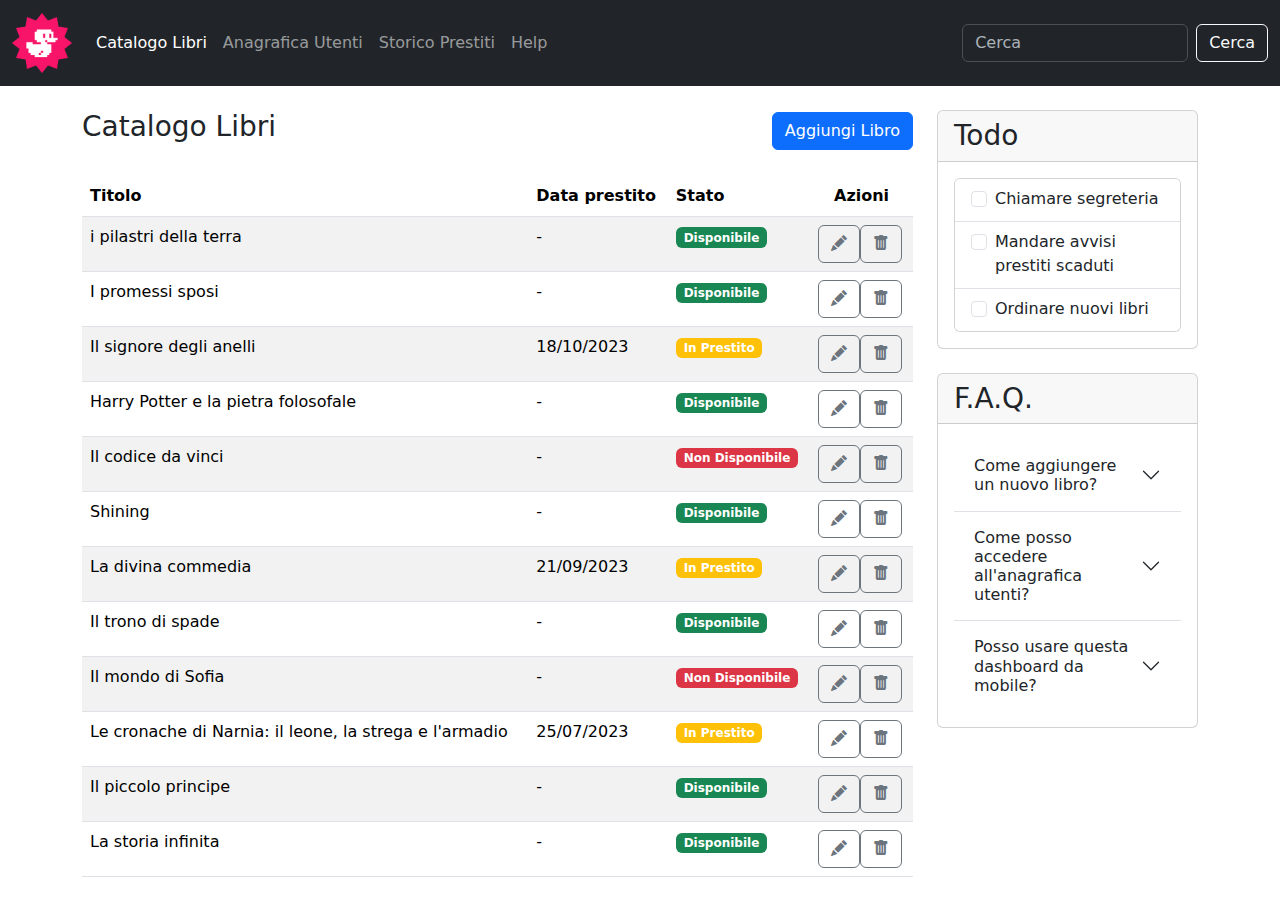
<file: index.html>
<!DOCTYPE html>
<html lang="en">
<head>
    <meta charset="UTF-8">
    <meta name="viewport" content="width=device-width, initial-scale=1.0">
    <title>Document</title>
    <link href="https://cdn.jsdelivr.net/npm/bootstrap@5.3.3/dist/css/bootstrap.min.css" rel="stylesheet" integrity="sha384-QWTKZyjpPEjISv5WaRU9OFeRpok6YctnYmDr5pNlyT2bRjXh0JMhjY6hW+ALEwIH" crossorigin="anonymous">
    <link rel="stylesheet" href="https://cdn.jsdelivr.net/npm/bootstrap-icons@1.11.3/font/bootstrap-icons.min.css">
    <link rel="stylesheet" href="css/style.css">
</head>
<body>
    <header>
        <nav class="navbar navbar-expand-lg bg-dark" data-bs-theme="dark">
            <div class="container-fluid">
              <a class="navbar-brand" href="#"><img src="img/duck.png" alt="papera"></a>
              <button class="navbar-toggler border-white" type="button" data-bs-toggle="collapse" data-bs-target="#navbarSupportedContent" aria-controls="navbarSupportedContent" aria-expanded="false" aria-label="Toggle navigation">
                <span class="navbar-toggler-icon"></span>
              </button>
              <div class="collapse navbar-collapse" id="navbarSupportedContent">
                <ul class="navbar-nav me-auto mb-2 mb-lg-0">
                  <li class="nav-item">
                    <a class="nav-link active" aria-current="page" href="#">Catalogo Libri</a>
                  </li>
                  <li class="nav-item">
                    <a class="nav-link" href="#">Anagrafica Utenti</a>
                  </li>
                  <li class="nav-item">
                    <a class="nav-link" href="#">Storico Prestiti</a>
                  </li>
                  <li class="nav-item">
                    <a class="nav-link" href="#">Help</a>
                  </li>
                </ul>
                <form class="d-flex" role="search">
                  <input class="form-control me-2" type="search" placeholder="Cerca" aria-label="Search">
                  <button class="btn btn-outline-light" type="submit">Cerca</button>
                </form>
              </div>
            </div>
        </nav>
    </header>
    <main>
        <div class="container">
            <div class="row">
                <!--catalogo libri-->
                <div class="col-12 col-lg-9">
                    <!--titolo&bottone-->
                    <div class="row justify-content-between align-items-center py-4">
                        <div class="col-4">
                            <h2 class="fs-3">Catalogo Libri</h2>
                        </div>
                        <div class="col-4 text-end">
                            <a class="btn btn-primary" href="pages/page2.html" role="button">Aggiungi Libro</a>
                        </div>
                    </div>
                    <!--tabella libri-->
                    <table class="table table-striped table-hover">
                        <thead>
                            <tr>
                                <th>Titolo</th>
                                <th class="d-none d-md-table-cell">Data prestito</th>
                                <th>Stato</th>
                                <th class="text-center">Azioni</th>
                            </tr>

                        </thead>
                        <tbody>

                            <tr>
                                <td>i pilastri della terra</td>
                                <td class="d-none d-md-table-cell">-</td>
                                <td><span class="badge text-bg-success">Disponibile</span></td>
                                <td class="d-flex">
                                    <button type="button" class="btn btn-outline-secondary"><i class="bi bi-pencil-fill"></i></button>
                                    <button type="button" class="btn btn-outline-secondary"><i class="bi bi-trash-fill"></i></button>
                                </td>
                            </tr>
                            <tr>
                                <td>I promessi sposi</td>
                                <td class="d-none d-md-table-cell">-</td>
                                <td><span class="badge text-bg-success">Disponibile</span></td>
                                <td class="d-flex">
                                    <button type="button" class="btn btn-outline-secondary"><i class="bi bi-pencil-fill"></i></button>
                                    <button type="button" class="btn btn-outline-secondary"><i class="bi bi-trash-fill"></i></button>
                                </td>
                            </tr>
                            <tr>
                                <td>Il signore degli anelli</td>
                                <td class="d-none d-md-table-cell">18/10/2023</td>
                                <td><span class="badge text-bg-warning text-white">In Prestito</span></td>
                                <td class="d-flex">
                                    <button type="button" class="btn btn-outline-secondary"><i class="bi bi-pencil-fill"></i></button>
                                    <button type="button" class="btn btn-outline-secondary"><i class="bi bi-trash-fill"></i></button>
                                </td>
                            </tr>
                            <tr>
                                <td>Harry Potter e la pietra folosofale</td>
                                <td class="d-none d-md-table-cell">-</td>
                                <td><span class="badge text-bg-success">Disponibile</span></td>
                                <td class="d-flex">
                                    <button type="button" class="btn btn-outline-secondary"><i class="bi bi-pencil-fill"></i></button>
                                    <button type="button" class="btn btn-outline-secondary"><i class="bi bi-trash-fill"></i></button>
                                </td>
                            </tr>
                            <tr>
                                <td>Il codice da vinci</td>
                                <td class="d-none d-md-table-cell">-</td>
                                <td><span class="badge text-bg-danger">Non Disponibile</span></td>
                                <td class="d-flex">
                                    <button type="button" class="btn btn-outline-secondary"><i class="bi bi-pencil-fill"></i></button>
                                    <button type="button" class="btn btn-outline-secondary"><i class="bi bi-trash-fill"></i></button>
                                </td>
                            </tr>
                            <tr>
                                <td>Shining</td>
                                <td class="d-none d-md-table-cell">-</td>
                                <td><span class="badge text-bg-success">Disponibile</span></td>
                                <td class="d-flex">
                                    <button type="button" class="btn btn-outline-secondary"><i class="bi bi-pencil-fill"></i></button>
                                    <button type="button" class="btn btn-outline-secondary"><i class="bi bi-trash-fill"></i></button>
                                </td>
                            </tr>
                            <tr>
                                <td>La divina commedia</td>
                                <td class="d-none d-md-table-cell">21/09/2023</td>
                                <td><span class="badge text-bg-warning text-white">In Prestito</span></td>
                                <td class="d-flex">
                                    <button type="button" class="btn btn-outline-secondary"><i class="bi bi-pencil-fill"></i></button>
                                    <button type="button" class="btn btn-outline-secondary"><i class="bi bi-trash-fill"></i></button>
                                </td>
                            </tr>
                            <tr>
                                <td>Il trono di spade</td>
                                <td class="d-none d-md-table-cell">-</td>
                                <td><span class="badge text-bg-success">Disponibile</span></td>
                                <td class="d-flex">
                                    <button type="button" class="btn btn-outline-secondary"><i class="bi bi-pencil-fill"></i></button>
                                    <button type="button" class="btn btn-outline-secondary"><i class="bi bi-trash-fill"></i></button>
                                </td>
                            </tr>
                            <tr>
                                <td>Il mondo di Sofia</td>
                                <td class="d-none d-md-table-cell">-</td>
                                <td><span class="badge text-bg-danger">Non Disponibile</span></td>
                                <td class="d-flex">
                                    <button type="button" class="btn btn-outline-secondary"><i class="bi bi-pencil-fill"></i></button>
                                    <button type="button" class="btn btn-outline-secondary"><i class="bi bi-trash-fill"></i></button>
                                </td>
                            </tr>
                            <tr>
                                <td>Le cronache di Narnia: il leone, la strega e l'armadio</td>
                                <td class="d-none d-md-table-cell">25/07/2023</td>
                                <td><span class="badge text-bg-warning text-white">In Prestito</span></td>
                                <td class="d-flex">
                                    <button type="button" class="btn btn-outline-secondary"><i class="bi bi-pencil-fill"></i></button>
                                    <button type="button" class="btn btn-outline-secondary"><i class="bi bi-trash-fill"></i></button>
                                </td>
                            </tr>
                            <tr>
                                <td>Il piccolo principe</td>
                                <td class="d-none d-md-table-cell">-</td>
                                <td><span class="badge text-bg-success">Disponibile</span></td>
                                <td class="d-flex">
                                    <button type="button" class="btn btn-outline-secondary"><i class="bi bi-pencil-fill"></i></button>
                                    <button type="button" class="btn btn-outline-secondary"><i class="bi bi-trash-fill"></i></button>
                                </td>
                            </tr>
                            <tr>
                                <td>La storia infinita</td>
                                <td class="d-none d-md-table-cell">-</td>
                                <td><span class="badge text-bg-success">Disponibile</span></td>
                                <td class="d-flex">
                                    <button type="button" class="btn btn-outline-secondary"><i class="bi bi-pencil-fill"></i></button>
                                    <button type="button" class="btn btn-outline-secondary"><i class="bi bi-trash-fill"></i></button>
                                </td>
                            </tr>
                        </tbody>
                                
                    </table>
                    
                </div>
                <!--to do & faq-->
                <div class="col-12 col-lg-3">
                    <div class="card mt-2 mt-lg-4">
                        <h2 class="card-header fs-3">Todo</h2>
                        <div class="card-body">
                            <div class="card">
                                <ul class="list-group list-group-flush">
                                    <li class="list-group-item">
                                        <div class="form-check">
                                            <input class="form-check-input" type="checkbox" value="" id="flexCheckSegreteria">
                                            <label class="form-check-label" for="flexCheckSegreteria">
                                              Chiamare segreteria
                                            </label>
                                          </div>
                                    </li>
                                    <li class="list-group-item">
                                        <div class="form-check">
                                            <input class="form-check-input" type="checkbox" value="" id="flexCheckRitardi">
                                            <label class="form-check-label" for="flexCheckRitardi">
                                              Mandare avvisi prestiti scaduti
                                            </label>
                                          </div>
                                    </li>
                                    <li class="list-group-item">
                                        <div class="form-check">
                                            <input class="form-check-input" type="checkbox" value="" id="flexCheckOrdini">
                                            <label class="form-check-label" for="flexCheckOrdini">
                                             Ordinare nuovi libri
                                            </label>
                                          </div>
                                    </li>
                                </ul>
                              </div>
                        </div>
                    </div>

                    <div class="card my-4">
                        <h2 class="card-header fs-3">F.A.Q.</h2>
                        <div class="card-body">
                            <div class="accordion  accordion-flush" id="accordionExample">
                                <div class="accordion-item">
                                  <h2 class="accordion-header">
                                    <button class="accordion-button collapsed" type="button" data-bs-toggle="collapse" data-bs-target="#collapseOne" aria-expanded="true" aria-controls="collapseOne">
                                      Come aggiungere un nuovo libro?
                                    </button>
                                  </h2>
                                  <div id="collapseOne" class="accordion-collapse collapse" data-bs-parent="#accordionExample">
                                    <div class="accordion-body">
                                        <p>Clicca sul pulsante "Aggiungi Libro" in alto a destra</p>
                                    </div>
                                  </div>
                                </div>
                                <div class="accordion-item">
                                  <h2 class="accordion-header">
                                    <button class="accordion-button collapsed" type="button" data-bs-toggle="collapse" data-bs-target="#collapseTwo" aria-expanded="false" aria-controls="collapseTwo">
                                      Come posso accedere all'anagrafica utenti?
                                    </button>
                                  </h2>
                                  <div id="collapseTwo" class="accordion-collapse collapse" data-bs-parent="#accordionExample">
                                    <div class="accordion-body">
                                        <p>Clicca sulla voce di menu "Anagrafica Utenti" in alto a sinistra</p>
                                    </div>
                                  </div>
                                </div>
                                <div class="accordion-item">
                                  <h2 class="accordion-header">
                                    <button class="accordion-button collapsed" type="button" data-bs-toggle="collapse" data-bs-target="#collapseThree" aria-expanded="false" aria-controls="collapseThree">
                                      Posso usare questa dashboard da mobile?
                                    </button>
                                  </h2>
                                  <div id="collapseThree" class="accordion-collapse collapse" data-bs-parent="#accordionExample">
                                    <div class="accordion-body">
                                        <p>Lorem ipsum dolor sit, amet consectetur adipisicing elit. Distinctio corrupti ex voluptatum totam ducimus magnam, repellendus dolores, molestias, voluptatem quibusdam quam rerum! In quod, earum ut magni iusto eaque veniam!</p>
                                    </div>
                                  </div>
                                </div>
                              </div> 
                        </div>
                    </div>
                    
                </div>
            </div>
        </div>
    </main>
    <script src="https://cdn.jsdelivr.net/npm/bootstrap@5.3.3/dist/js/bootstrap.bundle.min.js" integrity="sha384-YvpcrYf0tY3lHB60NNkmXc5s9fDVZLESaAA55NDzOxhy9GkcIdslK1eN7N6jIeHz" crossorigin="anonymous"></script>
</body>
</html>
</file>
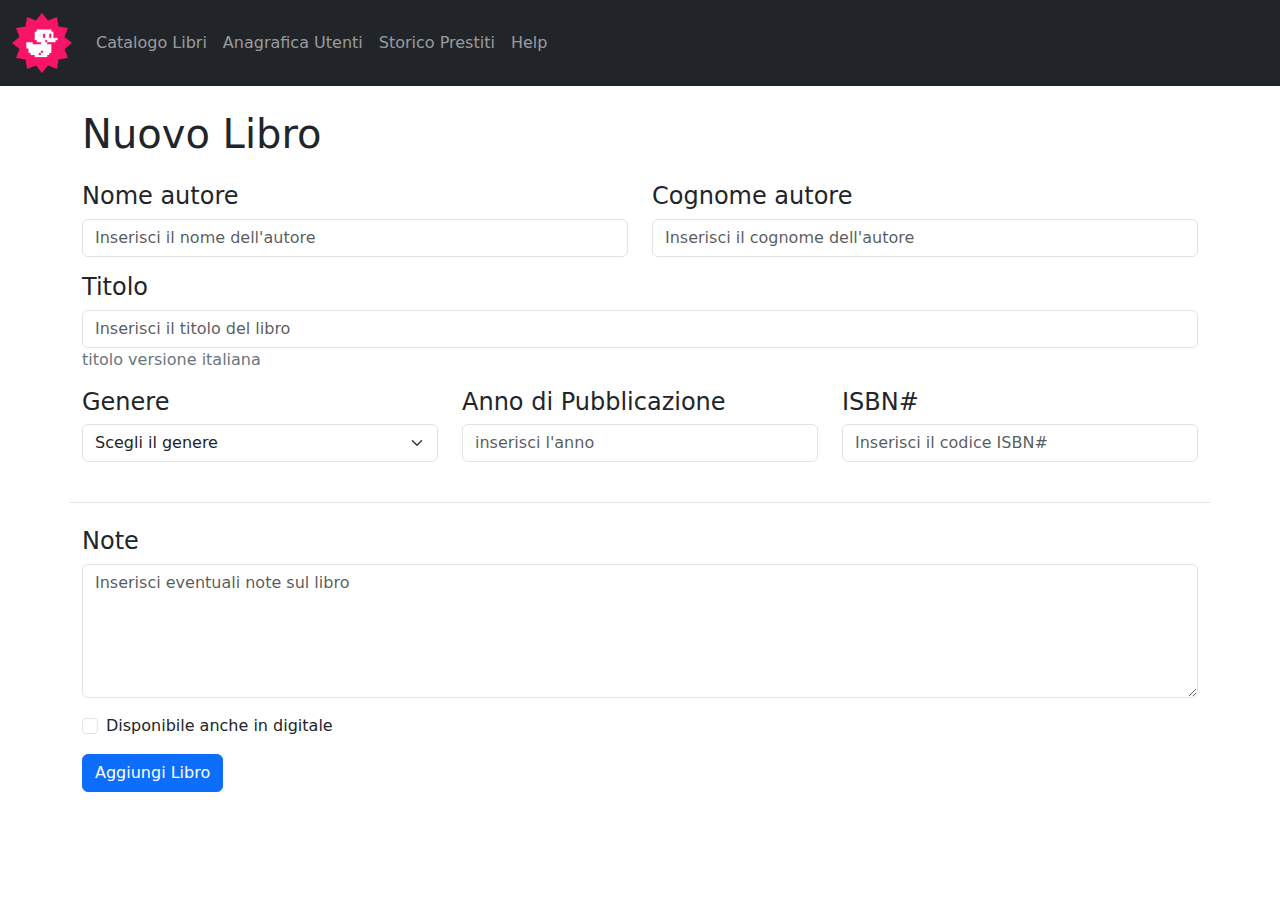
<file: pages/page2.html>
<!DOCTYPE html>
<html lang="en">
<head>
    <meta charset="UTF-8">
    <meta name="viewport" content="width=device-width, initial-scale=1.0">
    <title>Document</title>
    <link href="https://cdn.jsdelivr.net/npm/bootstrap@5.3.3/dist/css/bootstrap.min.css" rel="stylesheet" integrity="sha384-QWTKZyjpPEjISv5WaRU9OFeRpok6YctnYmDr5pNlyT2bRjXh0JMhjY6hW+ALEwIH" crossorigin="anonymous">
    <link rel="stylesheet" href="https://cdn.jsdelivr.net/npm/bootstrap-icons@1.11.3/font/bootstrap-icons.min.css">
    <link rel="stylesheet" href="../css/style.css">
</head>
<body>
    <header>
        <nav class="navbar navbar-expand-lg bg-dark" data-bs-theme="dark">
            <div class="container-fluid">
              <a class="navbar-brand" href="#"><img src="../img/duck.png" alt="papera"></a>
              <button class="navbar-toggler border-white" type="button" data-bs-toggle="collapse" data-bs-target="#navbarSupportedContent" aria-controls="navbarSupportedContent" aria-expanded="false" aria-label="Toggle navigation">
                <span class="navbar-toggler-icon"></span>
              </button>
              <div class="collapse navbar-collapse" id="navbarSupportedContent">
                <ul class="navbar-nav me-auto mb-2 mb-lg-0">
                  <li class="nav-item">
                    <a class="nav-link" aria-current="page" href="../index.html">Catalogo Libri</a>
                  </li>
                  <li class="nav-item">
                    <a class="nav-link" href="#">Anagrafica Utenti</a>
                  </li>
                  <li class="nav-item">
                    <a class="nav-link" href="#">Storico Prestiti</a>
                  </li>
                  <li class="nav-item">
                    <a class="nav-link" href="#">Help</a>
                  </li>
                </ul>
              </div>
            </div>
        </nav>
    </header>
    <main>
        <div class="container mt-4">
            <h1>Nuovo Libro</h1>
            <form action="" class="my-4">
                <div class="row justify-content-center">
                    <div class="col-6">
                        <div class="mb-3">
                            <h2 class="fs-4">Nome autore</h2>
                            <input type="text" class="form-control" id="firstname" placeholder="Inserisci il nome dell'autore">
                        </div>
                    </div>
                    <div class="col-6">
                        <div class="mb-3">
                            <h2 class="fs-4">Cognome autore</h2>
                            <input type="text" class="form-control" id="lastname" placeholder="Inserisci il cognome dell'autore">
                        </div>
                    </div>
                    <div class="col-12">
                        <div class="mb-3">
                            <h2 class="fs-4">Titolo</h2>
                            <input type="text" class="form-control" id="title" placeholder="Inserisci il titolo del libro">
                            <p class="text-secondary">titolo versione italiana</p>
                        </div>
                    </div>
                    <div class="col-12 col-md-4">
                        <div class="mb-3">
                            <h2 class="fs-4">Genere</h2>
                            <select class="form-select" aria-label="Default select example">
                                <option selected>Scegli il genere</option>
                                <option value="1">Giallo</option>
                                <option value="2">Fantasy</option>
                                <option value="3">Horror</option>
                                <option value="4">Thriller</option>
                                <option value="5">Avventura</option>
                                <option value="6">Fantascienza</option>
                            </select>
                        </div>
                    </div>
                    <div class="col-12 col-md-4">
                        <div class="mb-3">
                            <h2 class="fs-4">Anno di Pubblicazione</h2>
                            <input type="number" class="form-control" id="Pubblication" placeholder="inserisci l'anno" min="1900" max="2023">
                        </div>
                    </div>
                    <div class="col-12 col-md-4">
                        <div class="mb-3">
                            <h2 class="fs-4">ISBN#</h2>
                            <input type="text" class="form-control" id="isbn" placeholder="Inserisci il codice ISBN#">
                        </div>
                    </div>
                    <span class="border-bottom my-4"></span>
                    <div class="col-12">
                        <div class="mb-3">
                            <h2 class="fs-4">Note</h2>
                            <textarea class="form-control" id="message" rows="5" placeholder="Inserisci eventuali note sul libro"></textarea>   
                        </div>
                    </div>
                    <div class="col-12">
                        <div class="mb-3">
                            <div class=" form-check">
                                <input type="checkbox" class="form-check-input" id="exampleCheck1">
                                <label class="form-check-label" for="exampleCheck1">Disponibile anche in digitale</label>
                            </div>  
                        </div>
                    </div>
                    <div class="col-12">
                        <a class="btn btn-primary" href="../index.html" role="button">Aggiungi Libro</a>
                    </div>
                </div>   
            </form>
        </div>
    </main>
    <script src="https://cdn.jsdelivr.net/npm/bootstrap@5.3.3/dist/js/bootstrap.bundle.min.js" integrity="sha384-YvpcrYf0tY3lHB60NNkmXc5s9fDVZLESaAA55NDzOxhy9GkcIdslK1eN7N6jIeHz" crossorigin="anonymous"></script>
</body>
</html>
</file>
<file: css/style.css>
img{
    max-width: 60px;
}
</file>
